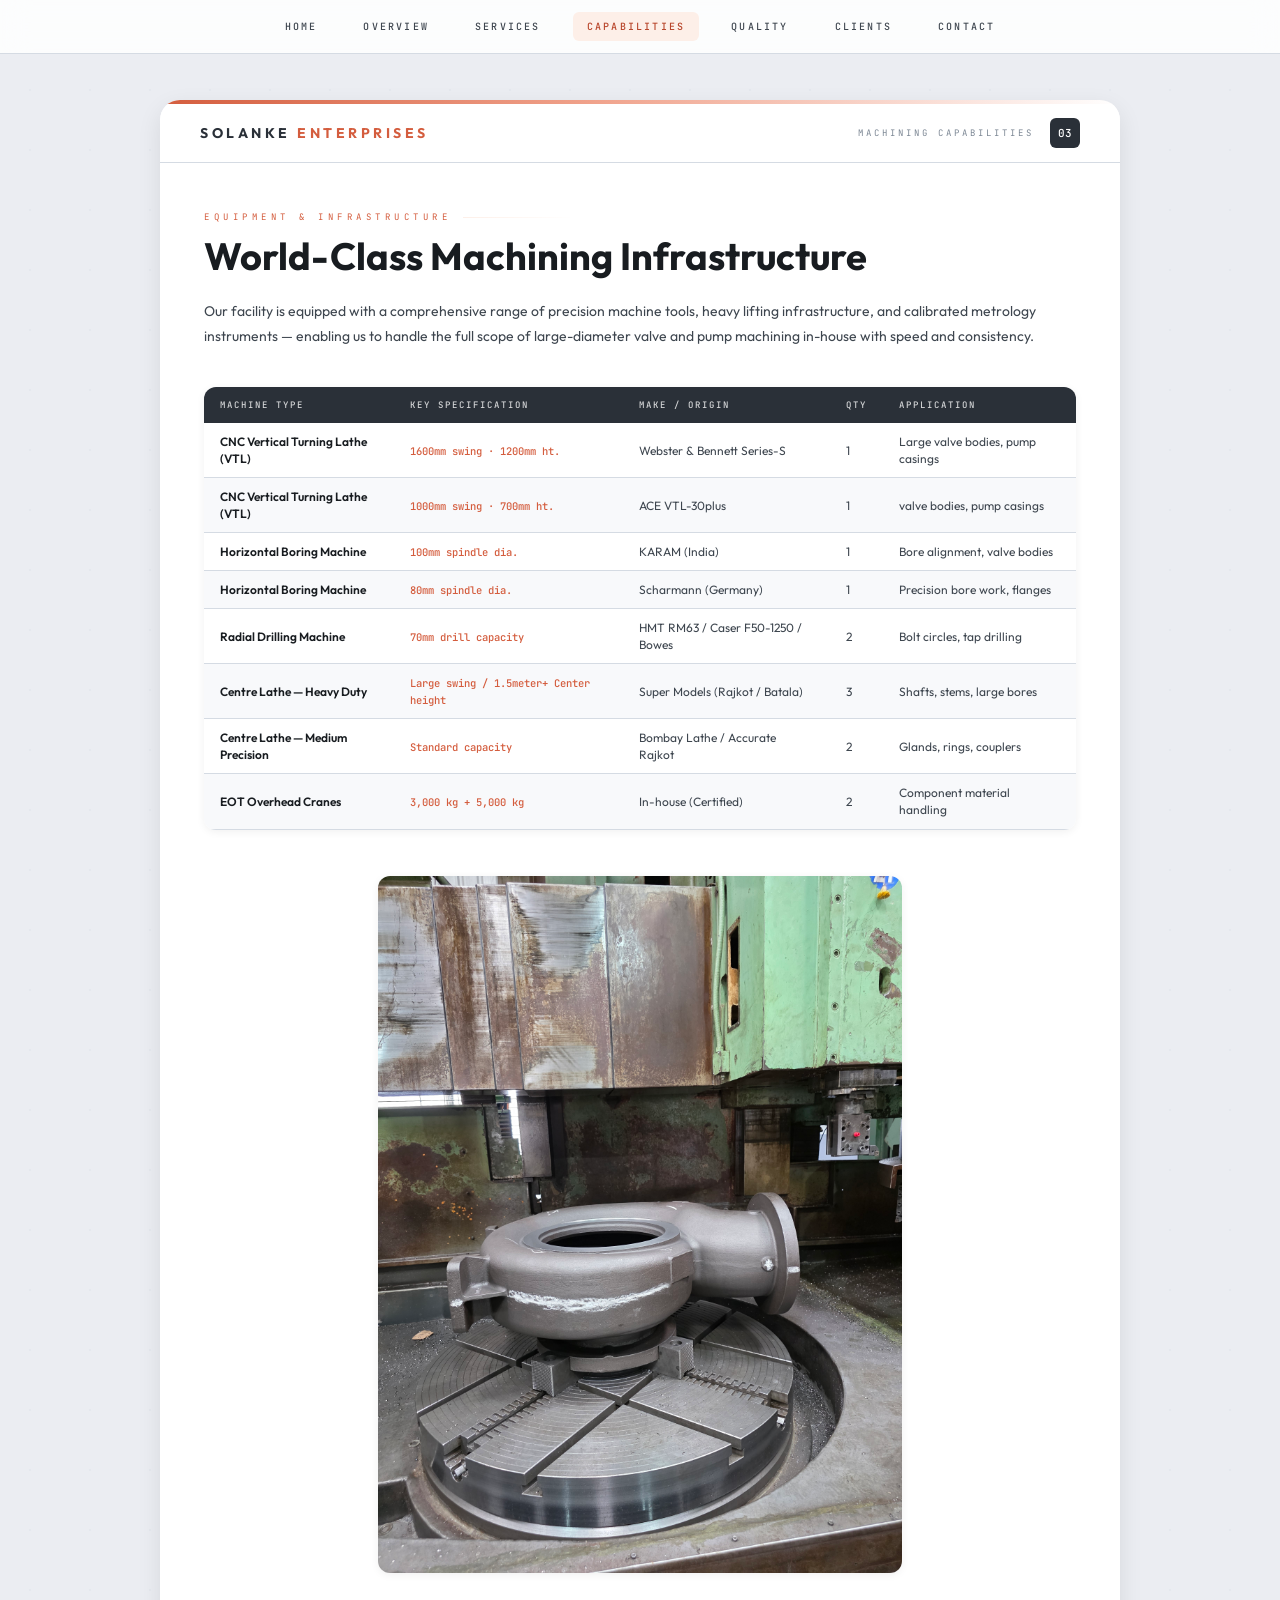
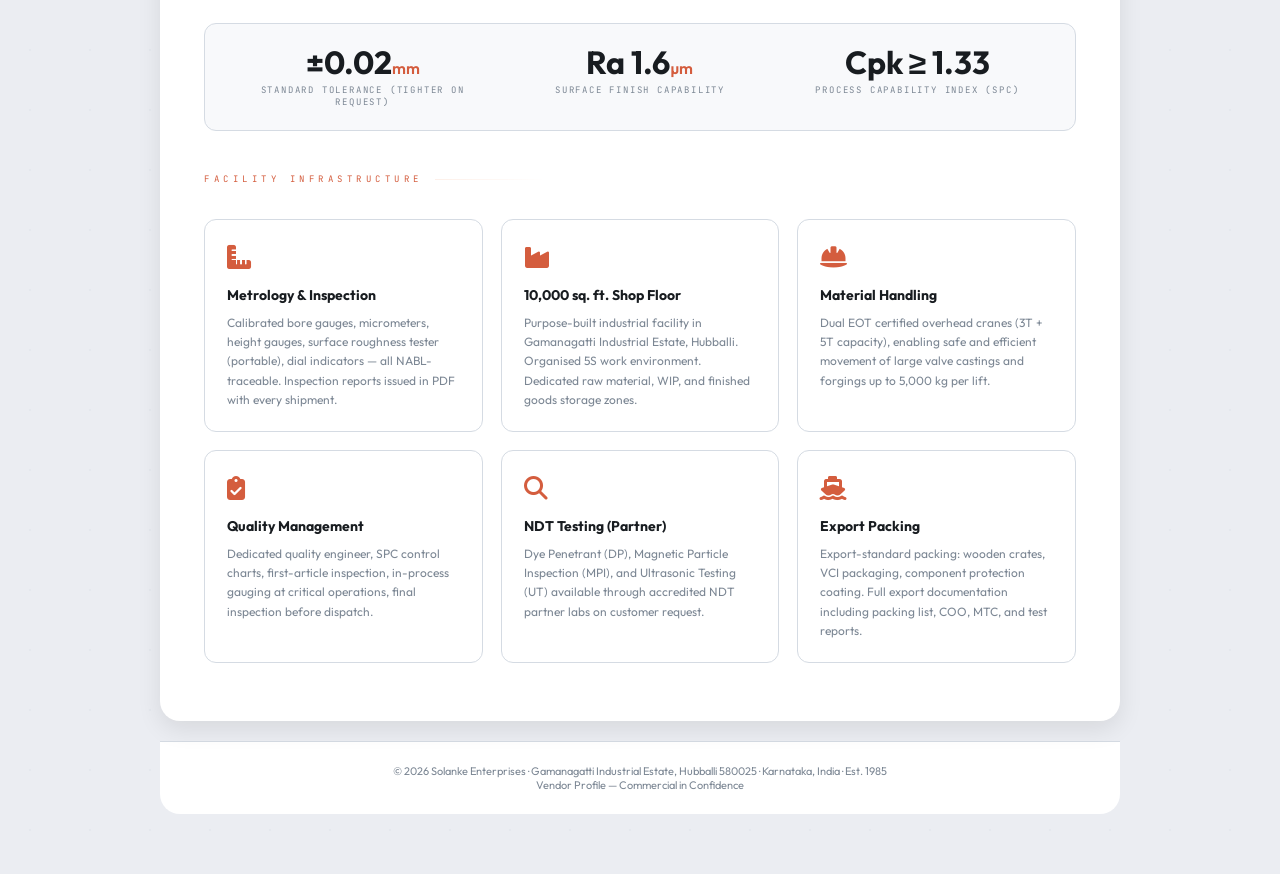
<file: capabilities.html>
<!DOCTYPE html>
<html lang="en">
<head>
<meta charset="UTF-8">
<meta name="viewport" content="width=device-width, initial-scale=1.0">
<title>Machining Capabilities | Solanke Enterprises – Precision Machining, ISO 9001:2015</title>
<meta name="description" content="Solanke Enterprises – ISO 9001:2015 certified large‑diameter precision machining partner for valve & pump OEMs in India. 1600mm VTL swing, SPC controlled, 98% on‑time delivery.">
<meta property="og:title" content="Machining Capabilities | Solanke Enterprises">
<meta property="og:description" content="India's trusted large‑diameter precision machining partner. ISO 9001:2015, 1600mm VTL, Cpk ≥ 1.33 SPC. Serving MNC valve OEMs since 1985.">
<meta property="og:image" content="https://solankeenterprises.github.io/Profile/og-image.png">
<meta property="og:url" content="https://solankeenterprises.github.io/Profile/">
<meta property="og:type" content="website">
<script type="application/ld+json">
{
  "@context": "https://schema.org",
  "@type": "Organization",
  "name": "Solanke Enterprises",
  "url": "https://solankeenterprises.github.io/Profile/",
  "description": "ISO 9001:2015 certified large‑diameter precision machining partner for valve & pump OEMs.",
  "address": {
    "@type": "PostalAddress",
    "streetAddress": "#W-60, Women's Park, 1st Stage, Gamanagatti Industrial Estate",
    "addressLocality": "Hubballi",
    "addressRegion": "Karnataka",
    "postalCode": "580025",
    "addressCountry": "IN"
  },
  "contactPoint": {
    "@type": "ContactPoint",
    "telephone": "+91-98440-41123",
    "contactType": "sales",
    "email": "solankeenterprises@gmail.com"
  }
}
</script>
<link rel="icon" type="image/png" href="favicon.png">
<link rel="preconnect" href="https://fonts.googleapis.com">
<link rel="preconnect" href="https://fonts.gstatic.com" crossorigin>
<link href="https://fonts.googleapis.com/css2?family=Cormorant+Garamond:ital,wght@0,400;0,600;0,700;1,400;1,600&family=Outfit:wght@300;400;500;600;700&family=JetBrains+Mono:wght@400;500&display=swap" rel="stylesheet">
<link rel="stylesheet" href="https://cdnjs.cloudflare.com/ajax/libs/font-awesome/6.4.0/css/all.min.css">
<link rel="stylesheet" href="styles.css">
</head>
<body>

<nav class="site-nav" aria-label="Main navigation">
  <a href="index.html" class="" aria-current="">Home</a>
  <a href="overview.html" class="" aria-current="">Overview</a>
  <a href="services.html" class="" aria-current="">Services</a>
  <a href="capabilities.html" class="active" aria-current="page">Capabilities</a>
  <a href="quality.html" class="" aria-current="">Quality</a>
  <a href="clients.html" class="" aria-current="">Clients</a>
  <a href="contact.html" class="" aria-current="">Contact</a>
</nav>


<div class="page">
  <div class="pg-top-rule"></div>
  <div class="pg-nav">
    <div class="pg-nav-logo">SOLANKE <span>ENTERPRISES</span></div>
    <div class="pg-nav-right">
      <div class="pg-section-name">Machining Capabilities</div>
      <div class="pg-num">03</div>
    </div>
  </div>
  <div class="pg-body">
    <div class="eyebrow">Equipment & Infrastructure</div>
    <div class="heading-xl">World-Class Machining Infrastructure</div>
    <p class="body-lg" style="margin-bottom:16px;">Our facility is equipped with a comprehensive range of precision machine tools, heavy lifting infrastructure, and calibrated metrology instruments — enabling us to handle the full scope of large-diameter valve and pump machining in-house with speed and consistency.</p>

    <table class="cap-table">
      <thead>
        <tr>
          <th>Machine Type</th>
          <th>Key Specification</th>
          <th>Make / Origin</th>
          <th>Qty</th>
          <th>Application</th>
        </tr>
      </thead>
      <tbody>
        
        <tr>
          <td>CNC Vertical Turning Lathe (VTL)</td>
          <td><span class="val">1600mm swing · 1200mm ht.</span></td>
          <td>Webster &amp; Bennett Series-S</td>
          <td>1</td>
          <td>Large valve bodies, pump casings</td>
        </tr>
        
        <tr>
          <td>CNC Vertical Turning Lathe (VTL)</td>
          <td><span class="val">1000mm swing · 700mm ht.</span></td>
          <td>ACE VTL-30plus</td>
          <td>1</td>
          <td>valve bodies, pump casings</td>
        </tr>
        
        <tr>
          <td>Horizontal Boring Machine</td>
          <td><span class="val">100mm spindle dia.</span></td>
          <td>KARAM (India)</td>
          <td>1</td>
          <td>Bore alignment, valve bodies</td>
        </tr>
        
        <tr>
          <td>Horizontal Boring Machine</td>
          <td><span class="val">80mm spindle dia.</span></td>
          <td>Scharmann (Germany)</td>
          <td>1</td>
          <td>Precision bore work, flanges</td>
        </tr>
        
        <tr>
          <td>Radial Drilling Machine</td>
          <td><span class="val">70mm drill capacity</span></td>
          <td>HMT RM63 / Caser F50-1250 / Bowes</td>
          <td>2</td>
          <td>Bolt circles, tap drilling</td>
        </tr>
        
        <tr>
          <td>Centre Lathe — Heavy Duty</td>
          <td><span class="val">Large swing / 1.5meter+ Center height</span></td>
          <td>Super Models (Rajkot / Batala)</td>
          <td>3</td>
          <td>Shafts, stems, large bores</td>
        </tr>
        
        <tr>
          <td>Centre Lathe — Medium Precision</td>
          <td><span class="val">Standard capacity</span></td>
          <td>Bombay Lathe / Accurate Rajkot</td>
          <td>2</td>
          <td>Glands, rings, couplers</td>
        </tr>
        
        <tr>
          <td>EOT Overhead Cranes</td>
          <td><span class="val">3,000 kg + 5,000 kg</span></td>
          <td>In-house (Certified)</td>
          <td>2</td>
          <td>Component material handling</td>
        </tr>
        
      </tbody>
    </table>

    <!-- Machine photo -->
    <div class="photo-inline">
      <img src="images/vtl-machine.jpg" alt="1600mm VTL at Solanke Enterprises" class="img-half">
    </div>

    <div class="kpi-bar">
      
      <div class="kpi-item">
        <div class="kpi-num">±0.02<span class="kpi-unit">mm</span></div>
        <div class="kpi-lbl">Standard Tolerance (tighter on request)</div>
      </div>
      
      <div class="kpi-item">
        <div class="kpi-num">Ra 1.6<span class="kpi-unit">µm</span></div>
        <div class="kpi-lbl">Surface Finish Capability</div>
      </div>
      
      <div class="kpi-item">
        <div class="kpi-num">Cpk ≥ 1.33</div>
        <div class="kpi-lbl">Process Capability Index (SPC)</div>
      </div>
      
    </div>

    <div class="spacer-sm"></div>
    <div class="eyebrow">Facility Infrastructure</div>
    <div class="infra-grid">
      
      <div class="infra-card">
        <div class="infra-icon"><i class="fas fa-ruler-combined"></i></div>
        <div class="infra-title">Metrology &amp; Inspection</div>
        <div class="infra-text">Calibrated bore gauges, micrometers, height gauges, surface roughness tester (portable), dial indicators — all NABL-traceable. Inspection reports issued in PDF with every shipment.</div>
      </div>
      
      <div class="infra-card">
        <div class="infra-icon"><i class="fas fa-industry"></i></div>
        <div class="infra-title">10,000 sq. ft. Shop Floor</div>
        <div class="infra-text">Purpose-built industrial facility in Gamanagatti Industrial Estate, Hubballi. Organised 5S work environment. Dedicated raw material, WIP, and finished goods storage zones.</div>
      </div>
      
      <div class="infra-card">
        <div class="infra-icon"><i class="fas fa-hard-hat"></i></div>
        <div class="infra-title">Material Handling</div>
        <div class="infra-text">Dual EOT certified overhead cranes (3T + 5T capacity), enabling safe and efficient movement of large valve castings and forgings up to 5,000 kg per lift.</div>
      </div>
      
      <div class="infra-card">
        <div class="infra-icon"><i class="fas fa-clipboard-check"></i></div>
        <div class="infra-title">Quality Management</div>
        <div class="infra-text">Dedicated quality engineer, SPC control charts, first-article inspection, in-process gauging at critical operations, final inspection before dispatch.</div>
      </div>
      
      <div class="infra-card">
        <div class="infra-icon"><i class="fas fa-search"></i></div>
        <div class="infra-title">NDT Testing (Partner)</div>
        <div class="infra-text">Dye Penetrant (DP), Magnetic Particle Inspection (MPI), and Ultrasonic Testing (UT) available through accredited NDT partner labs on customer request.</div>
      </div>
      
      <div class="infra-card">
        <div class="infra-icon"><i class="fas fa-ship"></i></div>
        <div class="infra-title">Export Packing</div>
        <div class="infra-text">Export-standard packing: wooden crates, VCI packaging, component protection coating. Full export documentation including packing list, COO, MTC, and test reports.</div>
      </div>
      
    </div>
  </div>
</div>

<footer class="site-footer">
  <div class="pg-footer-brand">© 2026 Solanke Enterprises · Gamanagatti Industrial Estate, Hubballi 580025 · Karnataka, India · Est. 1985</div>
  <div class="pg-footer-conf">Vendor Profile — Commercial in Confidence</div>
</footer>

</body>
</html>
</file>
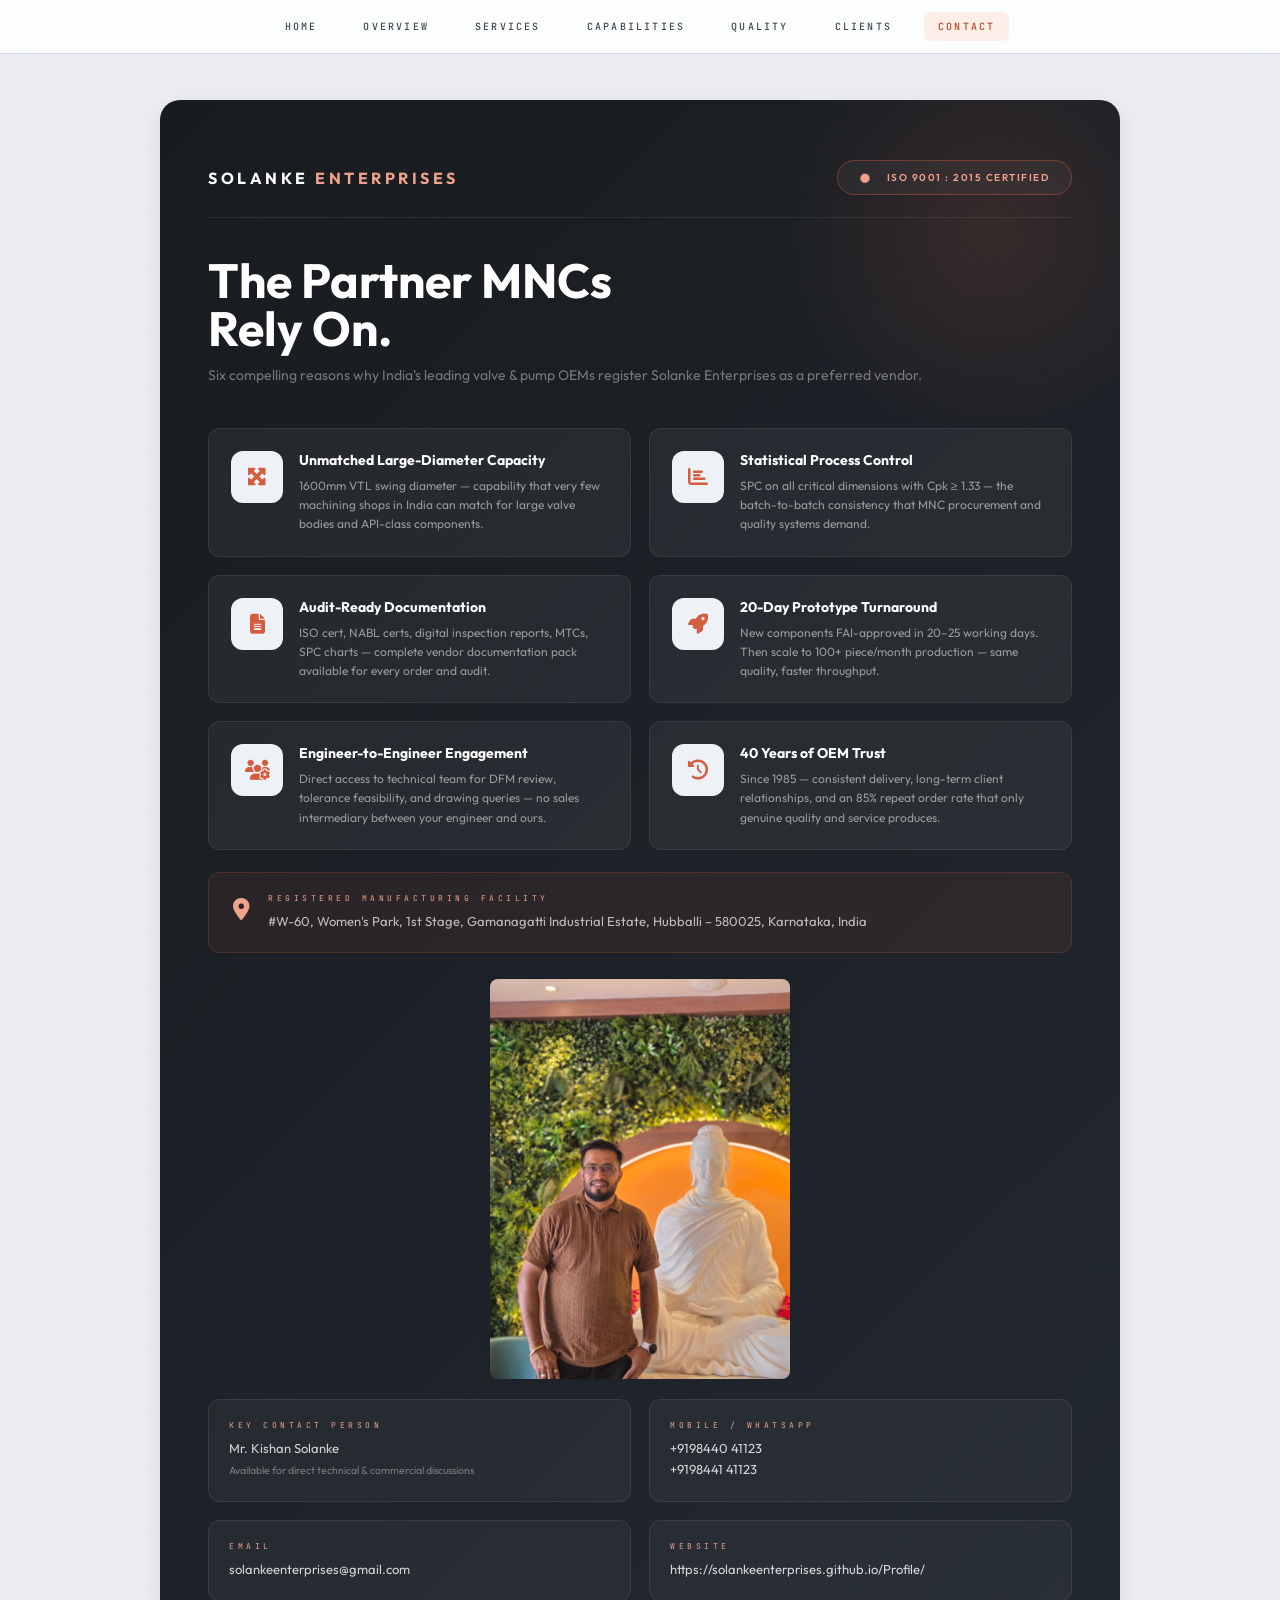
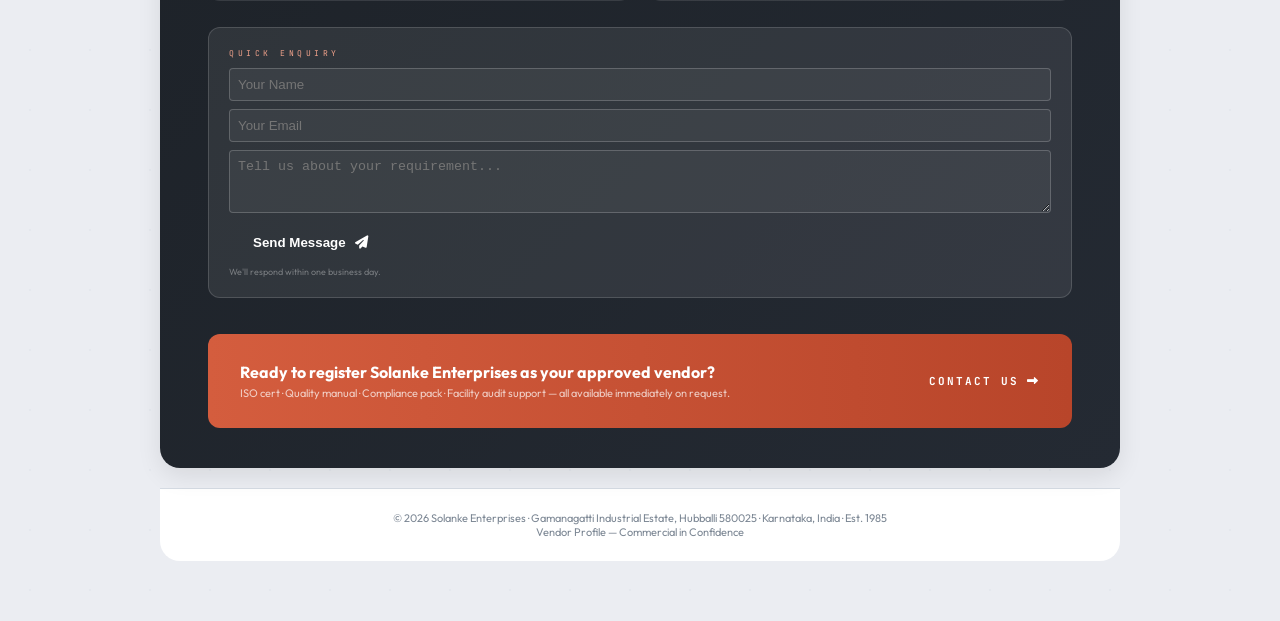
<file: contact.html>
<!DOCTYPE html>
<html lang="en">
<head>
<meta charset="UTF-8">
<meta name="viewport" content="width=device-width, initial-scale=1.0">
<title>Why Choose Us + Contact | Solanke Enterprises – Precision Machining, ISO 9001:2015</title>
<meta name="description" content="Solanke Enterprises – ISO 9001:2015 certified large‑diameter precision machining partner for valve & pump OEMs in India. 1600mm VTL swing, SPC controlled, 98% on‑time delivery.">
<meta property="og:title" content="Why Choose Us + Contact | Solanke Enterprises">
<meta property="og:description" content="India's trusted large‑diameter precision machining partner. ISO 9001:2015, 1600mm VTL, Cpk ≥ 1.33 SPC. Serving MNC valve OEMs since 1985.">
<meta property="og:image" content="https://solankeenterprises.github.io/Profile/og-image.png">
<meta property="og:url" content="https://solankeenterprises.github.io/Profile/">
<meta property="og:type" content="website">
<script type="application/ld+json">
{
  "@context": "https://schema.org",
  "@type": "Organization",
  "name": "Solanke Enterprises",
  "url": "https://solankeenterprises.github.io/Profile/",
  "description": "ISO 9001:2015 certified large‑diameter precision machining partner for valve & pump OEMs.",
  "address": {
    "@type": "PostalAddress",
    "streetAddress": "#W-60, Women's Park, 1st Stage, Gamanagatti Industrial Estate",
    "addressLocality": "Hubballi",
    "addressRegion": "Karnataka",
    "postalCode": "580025",
    "addressCountry": "IN"
  },
  "contactPoint": {
    "@type": "ContactPoint",
    "telephone": "+91-98440-41123",
    "contactType": "sales",
    "email": "solankeenterprises@gmail.com"
  }
}
</script>
<link rel="icon" type="image/png" href="favicon.png">
<link rel="preconnect" href="https://fonts.googleapis.com">
<link rel="preconnect" href="https://fonts.gstatic.com" crossorigin>
<link href="https://fonts.googleapis.com/css2?family=Cormorant+Garamond:ital,wght@0,400;0,600;0,700;1,400;1,600&family=Outfit:wght@300;400;500;600;700&family=JetBrains+Mono:wght@400;500&display=swap" rel="stylesheet">
<link rel="stylesheet" href="https://cdnjs.cloudflare.com/ajax/libs/font-awesome/6.4.0/css/all.min.css">
<link rel="stylesheet" href="styles.css">
</head>
<body>

<nav class="site-nav" aria-label="Main navigation">
  <a href="index.html" class="" aria-current="">Home</a>
  <a href="overview.html" class="" aria-current="">Overview</a>
  <a href="services.html" class="" aria-current="">Services</a>
  <a href="capabilities.html" class="" aria-current="">Capabilities</a>
  <a href="quality.html" class="" aria-current="">Quality</a>
  <a href="clients.html" class="" aria-current="">Clients</a>
  <a href="contact.html" class="active" aria-current="page">Contact</a>
</nav>


<div class="page back-cover">
  <div class="bc-geo"></div>
  <div class="bc-sidebar"></div>
  <div class="pg-top-rule" style="background:linear-gradient(90deg,var(--copper),var(--copper-lt),rgba(255,255,255,0.1));"></div>
  <div class="bc-inner">

    <div class="bc-nav">
      <div class="bc-logo">SOLANKE <span>ENTERPRISES</span></div>
      <div class="bc-iso-badge"><i class="fas fa-certificate"></i>&nbsp; ISO 9001 : 2015 Certified</div>
    </div>

    <div class="bc-headline">The Partner MNCs<br>Rely On.</div>
    <div class="bc-sub">Six compelling reasons why India's leading valve & pump OEMs register Solanke Enterprises as a preferred vendor.</div>

    <div class="why-grid">
      
      <div class="why-card" style="background:rgba(255,255,255,0.05);border-color:rgba(255,255,255,0.08);">
        <div class="why-icon-col"><i class="fas fa-expand-arrows-alt"></i></div>
        <div>
          <div class="why-card-title" style="color:var(--white);">Unmatched Large-Diameter Capacity</div>
          <div class="why-card-text" style="color:rgba(255,255,255,0.52);">1600mm VTL swing diameter — capability that very few machining shops in India can match for large valve bodies and API-class components.</div>
        </div>
      </div>
      
      <div class="why-card" style="background:rgba(255,255,255,0.05);border-color:rgba(255,255,255,0.08);">
        <div class="why-icon-col"><i class="fas fa-chart-bar"></i></div>
        <div>
          <div class="why-card-title" style="color:var(--white);">Statistical Process Control</div>
          <div class="why-card-text" style="color:rgba(255,255,255,0.52);">SPC on all critical dimensions with Cpk ≥ 1.33 — the batch-to-batch consistency that MNC procurement and quality systems demand.</div>
        </div>
      </div>
      
      <div class="why-card" style="background:rgba(255,255,255,0.05);border-color:rgba(255,255,255,0.08);">
        <div class="why-icon-col"><i class="fas fa-file-alt"></i></div>
        <div>
          <div class="why-card-title" style="color:var(--white);">Audit-Ready Documentation</div>
          <div class="why-card-text" style="color:rgba(255,255,255,0.52);">ISO cert, NABL certs, digital inspection reports, MTCs, SPC charts — complete vendor documentation pack available for every order and audit.</div>
        </div>
      </div>
      
      <div class="why-card" style="background:rgba(255,255,255,0.05);border-color:rgba(255,255,255,0.08);">
        <div class="why-icon-col"><i class="fas fa-rocket"></i></div>
        <div>
          <div class="why-card-title" style="color:var(--white);">20-Day Prototype Turnaround</div>
          <div class="why-card-text" style="color:rgba(255,255,255,0.52);">New components FAI-approved in 20–25 working days. Then scale to 100+ piece/month production — same quality, faster throughput.</div>
        </div>
      </div>
      
      <div class="why-card" style="background:rgba(255,255,255,0.05);border-color:rgba(255,255,255,0.08);">
        <div class="why-icon-col"><i class="fas fa-users-cog"></i></div>
        <div>
          <div class="why-card-title" style="color:var(--white);">Engineer-to-Engineer Engagement</div>
          <div class="why-card-text" style="color:rgba(255,255,255,0.52);">Direct access to technical team for DFM review, tolerance feasibility, and drawing queries — no sales intermediary between your engineer and ours.</div>
        </div>
      </div>
      
      <div class="why-card" style="background:rgba(255,255,255,0.05);border-color:rgba(255,255,255,0.08);">
        <div class="why-icon-col"><i class="fas fa-history"></i></div>
        <div>
          <div class="why-card-title" style="color:var(--white);">40 Years of OEM Trust</div>
          <div class="why-card-text" style="color:rgba(255,255,255,0.52);">Since 1985 — consistent delivery, long-term client relationships, and an 85% repeat order rate that only genuine quality and service produces.</div>
        </div>
      </div>
      
    </div>

    <div class="bc-address">
      <div class="bc-addr-icon"><i class="fas fa-map-marker-alt"></i></div>
      <div>
        <div class="bc-addr-label">Registered Manufacturing Facility</div>
        <div class="bc-addr-text">#W-60, Women&#39;s Park, 1st Stage, Gamanagatti Industrial Estate, Hubballi – 580025, Karnataka, India</div>
      </div>
    </div>

    <!-- Team photo -->
    <div style="margin-bottom:16px; text-align:center;">
      <img src="images/team.jpg" alt="Solanke Enterprises team" class="img-thumb" style="max-width:300px; border-radius:8px;">
    </div>

    <div class="bc-contact-grid">
      <div class="bc-ccard">
        <div class="bc-clabel">Key Contact Person</div>
        <div class="bc-cval">Mr. Kishan Solanke<br><span style="font-size:10.5px;color:rgba(255,255,255,0.38);">Available for direct technical &amp; commercial discussions</span></div>
      </div>
      <div class="bc-ccard">
        <div class="bc-clabel">Mobile / WhatsApp</div>
        <div class="bc-cval">
          
            <a href="https://wa.me/9198440411238440 41123?text=Hello%20Solanke%20Enterprises%2C%20I%20would%20like%20to%20inquire%20about..." target="_blank" rel="noopener" style="color: inherit; text-decoration: none;">+9198440 41123</a><br>
          
            <a href="https://wa.me/9198440411238441 41123?text=Hello%20Solanke%20Enterprises%2C%20I%20would%20like%20to%20inquire%20about..." target="_blank" rel="noopener" style="color: inherit; text-decoration: none;">+9198441 41123</a>
          
        </div>
      </div>
      <div class="bc-ccard">
        <div class="bc-clabel">Email</div>
        <div class="bc-cval"><a href="mailto:solankeenterprises@gmail.com?subject=Vendor%20Inquiry%20-%20Solanke%20Enterprises" style="color: inherit; text-decoration: none;">solankeenterprises@gmail.com</a></div>
      </div>
      <div class="bc-ccard">
        <div class="bc-clabel">Website</div>
        <div class="bc-cval">https://solankeenterprises.github.io/Profile/</div>
      </div>
    </div>

    <!-- Quick Enquiry Form -->
    <div class="bc-ccard" style="background: rgba(255,255,255,0.08); border-color: rgba(255,255,255,0.15); margin-top: 16px;">
      <div class="bc-clabel">Quick Enquiry</div>
      <form action="https://formspree.io/f/your-form-id" method="POST" style="margin-top: 10px;">
        <input type="text" name="name" placeholder="Your Name" required style="width: 100%; padding: 8px; margin-bottom: 8px; border: 1px solid rgba(255,255,255,0.2); background: rgba(255,255,255,0.05); color: white; border-radius: 4px;">
        <input type="email" name="email" placeholder="Your Email" required style="width: 100%; padding: 8px; margin-bottom: 8px; border: 1px solid rgba(255,255,255,0.2); background: rgba(255,255,255,0.05); color: white; border-radius: 4px;">
        <textarea name="message" rows="3" placeholder="Tell us about your requirement..." style="width: 100%; padding: 8px; margin-bottom: 8px; border: 1px solid rgba(255,255,255,0.2); background: rgba(255,255,255,0.05); color: white; border-radius: 4px;"></textarea>
        <button type="submit" style="background: var(--copper); color: var(--ink); border: none; padding: 10px 24px; font-weight: 600; border-radius: 4px; cursor: pointer;">Send Message <i class="fas fa-paper-plane" style="margin-left: 6px;"></i></button>
      </form>
      <p style="font-size: 9px; color: rgba(255,255,255,0.35); margin-top: 6px;">We'll respond within one business day.</p>
    </div>

    <div class="bc-cta">
      <div>
        <div class="bc-cta-text">Ready to register Solanke Enterprises as your approved vendor?</div>
        <div class="bc-cta-note">ISO cert · Quality manual · Compliance pack · Facility audit support — all available immediately on request.</div>
      </div>
      <a href="mailto:solankeenterprises@gmail.com?subject=Request%20Vendor%20Registration%20Pack" class="bc-cta-arrow" style="text-decoration: none;">Contact Us <i class="fas fa-long-arrow-alt-right"></i></a>
    </div>
  </div>
</div>

<footer class="site-footer">
  <div class="pg-footer-brand">© 2026 Solanke Enterprises · Gamanagatti Industrial Estate, Hubballi 580025 · Karnataka, India · Est. 1985</div>
  <div class="pg-footer-conf">Vendor Profile — Commercial in Confidence</div>
</footer>

</body>
</html>
</file>
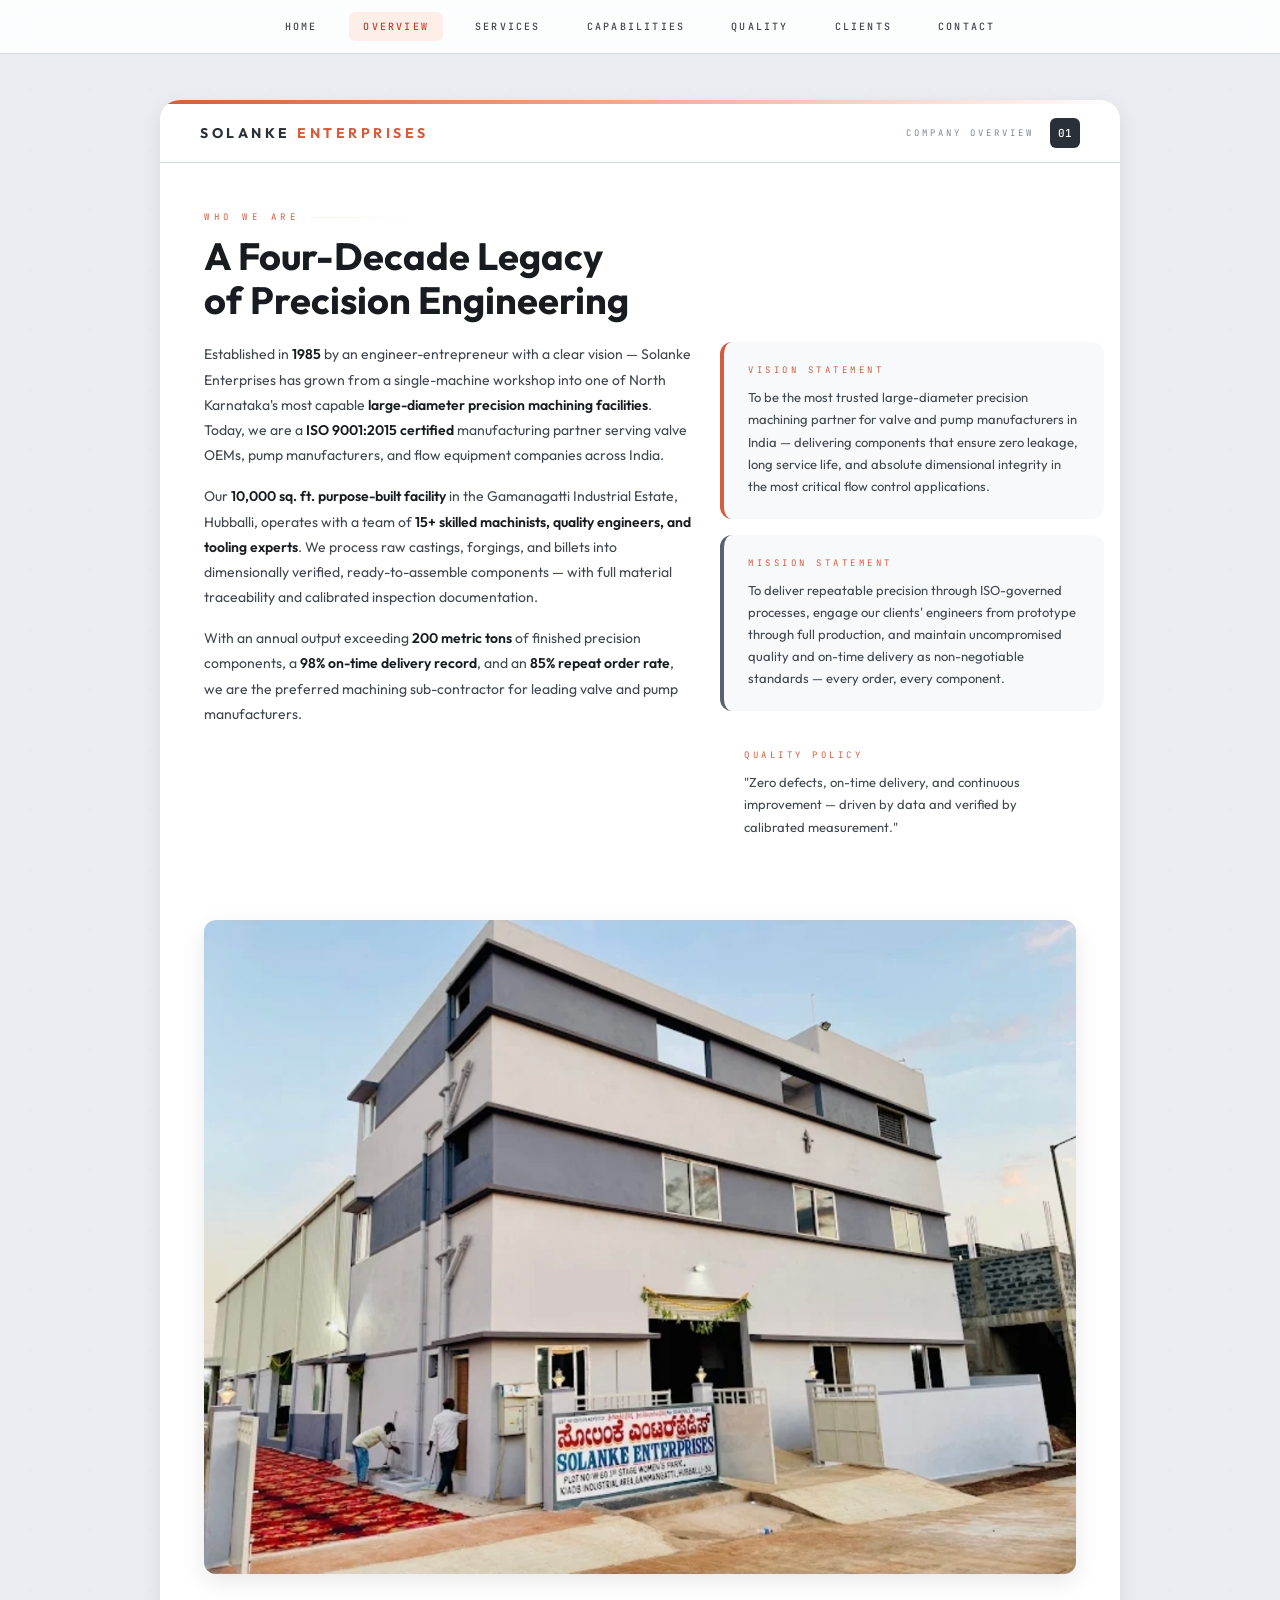
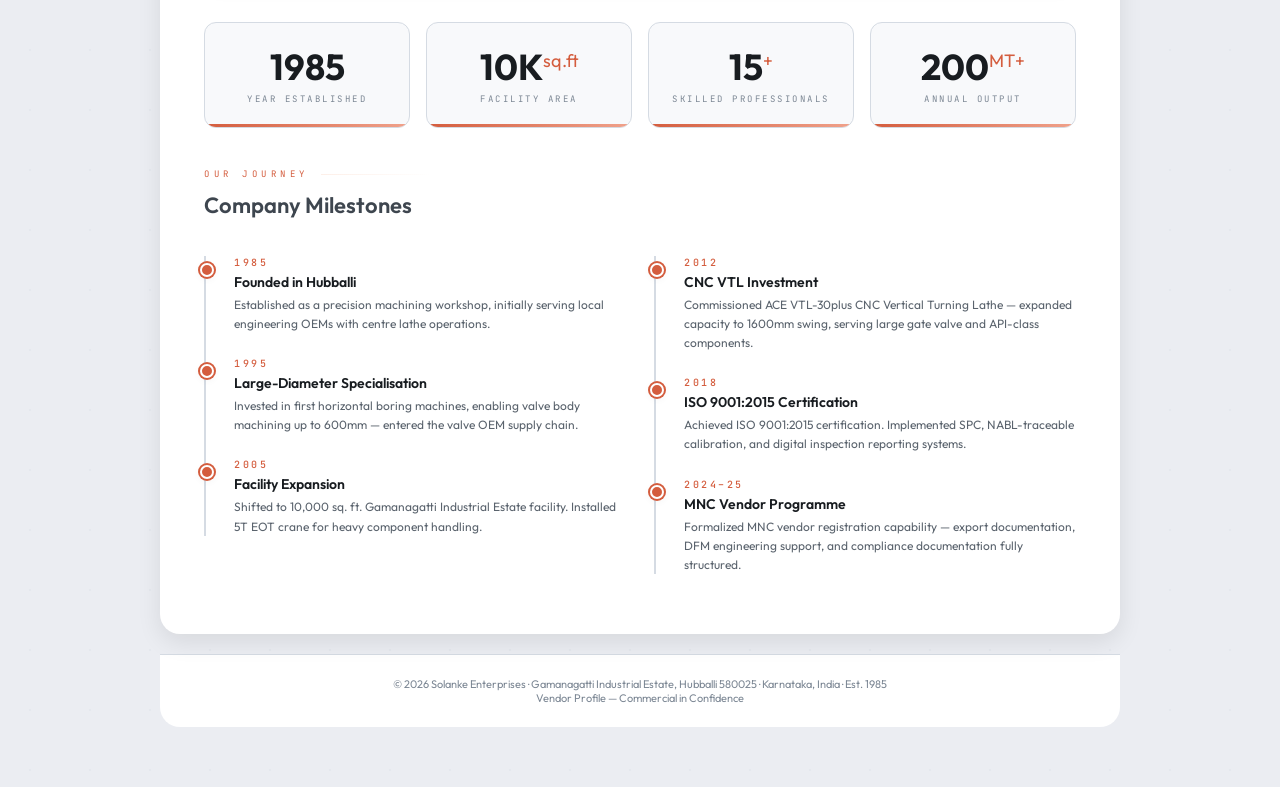
<file: overview.html>
<!DOCTYPE html>
<html lang="en">
<head>
<meta charset="UTF-8">
<meta name="viewport" content="width=device-width, initial-scale=1.0">
<title>Company Overview | Solanke Enterprises – Precision Machining, ISO 9001:2015</title>
<meta name="description" content="Solanke Enterprises – ISO 9001:2015 certified large‑diameter precision machining partner for valve & pump OEMs in India. 1600mm VTL swing, SPC controlled, 98% on‑time delivery.">
<meta property="og:title" content="Company Overview | Solanke Enterprises">
<meta property="og:description" content="India's trusted large‑diameter precision machining partner. ISO 9001:2015, 1600mm VTL, Cpk ≥ 1.33 SPC. Serving MNC valve OEMs since 1985.">
<meta property="og:image" content="https://solankeenterprises.github.io/Profile/og-image.png">
<meta property="og:url" content="https://solankeenterprises.github.io/Profile/">
<meta property="og:type" content="website">
<script type="application/ld+json">
{
  "@context": "https://schema.org",
  "@type": "Organization",
  "name": "Solanke Enterprises",
  "url": "https://solankeenterprises.github.io/Profile/",
  "description": "ISO 9001:2015 certified large‑diameter precision machining partner for valve & pump OEMs.",
  "address": {
    "@type": "PostalAddress",
    "streetAddress": "#W-60, Women's Park, 1st Stage, Gamanagatti Industrial Estate",
    "addressLocality": "Hubballi",
    "addressRegion": "Karnataka",
    "postalCode": "580025",
    "addressCountry": "IN"
  },
  "contactPoint": {
    "@type": "ContactPoint",
    "telephone": "+91-98440-41123",
    "contactType": "sales",
    "email": "solankeenterprises@gmail.com"
  }
}
</script>
<link rel="icon" type="image/png" href="favicon.png">
<link rel="preconnect" href="https://fonts.googleapis.com">
<link rel="preconnect" href="https://fonts.gstatic.com" crossorigin>
<link href="https://fonts.googleapis.com/css2?family=Cormorant+Garamond:ital,wght@0,400;0,600;0,700;1,400;1,600&family=Outfit:wght@300;400;500;600;700&family=JetBrains+Mono:wght@400;500&display=swap" rel="stylesheet">
<link rel="stylesheet" href="https://cdnjs.cloudflare.com/ajax/libs/font-awesome/6.4.0/css/all.min.css">
<link rel="stylesheet" href="styles.css">
</head>
<body>

<nav class="site-nav" aria-label="Main navigation">
  <a href="index.html" class="" aria-current="">Home</a>
  <a href="overview.html" class="active" aria-current="page">Overview</a>
  <a href="services.html" class="" aria-current="">Services</a>
  <a href="capabilities.html" class="" aria-current="">Capabilities</a>
  <a href="quality.html" class="" aria-current="">Quality</a>
  <a href="clients.html" class="" aria-current="">Clients</a>
  <a href="contact.html" class="" aria-current="">Contact</a>
</nav>


<div class="page">
  <div class="pg-top-rule"></div>
  <div class="pg-nav">
    <div class="pg-nav-logo">SOLANKE <span>ENTERPRISES</span></div>
    <div class="pg-nav-right">
      <div class="pg-section-name">Company Overview</div>
      <div class="pg-num">01</div>
    </div>
  </div>
  <div class="pg-body">
    <div class="eyebrow">Who We Are</div>
    <div class="heading-xl">A Four-Decade Legacy<br>of Precision Engineering</div>

    <div class="two-col">
      <div class="col-7">
        <p class="body-lg">Established in <strong>1985</strong> by an engineer-entrepreneur with a clear vision — Solanke Enterprises has grown from a single-machine workshop into one of North Karnataka's most capable <strong>large-diameter precision machining facilities</strong>. Today, we are a <strong>ISO 9001:2015 certified</strong> manufacturing partner serving valve OEMs, pump manufacturers, and flow equipment companies across India.</p>
        <p class="body-lg">Our <strong>10,000 sq. ft. purpose-built facility</strong> in the Gamanagatti Industrial Estate, Hubballi, operates with a team of <strong>15+ skilled machinists, quality engineers, and tooling experts</strong>. We process raw castings, forgings, and billets into dimensionally verified, ready-to-assemble components — with full material traceability and calibrated inspection documentation.</p>
        <p class="body-lg">With an annual output exceeding <strong>200 metric tons</strong> of finished precision components, a <strong>98% on-time delivery record</strong>, and an <strong>85% repeat order rate</strong>, we are the preferred machining sub-contractor for leading valve and pump manufacturers.</p>
      </div>
      <div class="col-6">
        <div class="vm-card v">
          <div class="vm-label">Vision Statement</div>
          <div class="vm-text">To be the most trusted large-diameter precision machining partner for valve and pump manufacturers in India — delivering components that ensure zero leakage, long service life, and absolute dimensional integrity in the most critical flow control applications.</div>
        </div>
        <div class="vm-card m">
          <div class="vm-label">Mission Statement</div>
          <div class="vm-text">To deliver repeatable precision through ISO-governed processes, engage our clients&#39; engineers from prototype through full production, and maintain uncompromised quality and on-time delivery as non-negotiable standards — every order, every component.</div>
        </div>
        <div class="vm-card" style="background:var(--cloud);border-left:3px solid var(--slate);">
          <div class="vm-label">Quality Policy</div>
          <div class="vm-text">&#34;Zero defects, on-time delivery, and continuous improvement — driven by data and verified by calibrated measurement.&#34;</div>
        </div>
      </div>
    </div>

    <!-- Facility image -->
    <div class="photo-banner" style="margin-top: 20px;">
      <img src="images/facility.jpg" alt="Solanke Enterprises facility in Hubballi" class="img-full">
    </div>

    <div class="stat-grid">
      
      <div class="stat-card">
        <div class="stat-num">1985</div>
        <div class="stat-lbl">Year Established</div>
      </div>
      
      <div class="stat-card">
        <div class="stat-num">10K<sup>sq.ft</sup></div>
        <div class="stat-lbl">Facility Area</div>
      </div>
      
      <div class="stat-card">
        <div class="stat-num">15<sup>+</sup></div>
        <div class="stat-lbl">Skilled Professionals</div>
      </div>
      
      <div class="stat-card">
        <div class="stat-num">200<sup>MT+</sup></div>
        <div class="stat-lbl">Annual Output</div>
      </div>
      
    </div>

    <div class="spacer-sm"></div>
    <div class="eyebrow">Our Journey</div>
    <div class="heading-md" style="margin-bottom:14px;">Company Milestones</div>

    <div class="two-col">
      <div class="col">
        <div class="timeline">
          
          <div class="tl-item">
            <div class="tl-dot"></div>
            <div class="tl-year">1985</div>
            <div class="tl-title">Founded in Hubballi</div>
            <div class="tl-desc">Established as a precision machining workshop, initially serving local engineering OEMs with centre lathe operations.</div>
          </div>
          
          <div class="tl-item">
            <div class="tl-dot"></div>
            <div class="tl-year">1995</div>
            <div class="tl-title">Large-Diameter Specialisation</div>
            <div class="tl-desc">Invested in first horizontal boring machines, enabling valve body machining up to 600mm — entered the valve OEM supply chain.</div>
          </div>
          
          <div class="tl-item">
            <div class="tl-dot"></div>
            <div class="tl-year">2005</div>
            <div class="tl-title">Facility Expansion</div>
            <div class="tl-desc">Shifted to 10,000 sq. ft. Gamanagatti Industrial Estate facility. Installed 5T EOT crane for heavy component handling.</div>
          </div>
          
        </div>
      </div>
      <div class="col">
        <div class="timeline">
          
          <div class="tl-item">
            <div class="tl-dot"></div>
            <div class="tl-year">2012</div>
            <div class="tl-title">CNC VTL Investment</div>
            <div class="tl-desc">Commissioned ACE VTL-30plus CNC Vertical Turning Lathe — expanded capacity to 1600mm swing, serving large gate valve and API-class components.</div>
          </div>
          
          <div class="tl-item">
            <div class="tl-dot"></div>
            <div class="tl-year">2018</div>
            <div class="tl-title">ISO 9001:2015 Certification</div>
            <div class="tl-desc">Achieved ISO 9001:2015 certification. Implemented SPC, NABL-traceable calibration, and digital inspection reporting systems.</div>
          </div>
          
          <div class="tl-item">
            <div class="tl-dot"></div>
            <div class="tl-year">2024–25</div>
            <div class="tl-title">MNC Vendor Programme</div>
            <div class="tl-desc">Formalized MNC vendor registration capability — export documentation, DFM engineering support, and compliance documentation fully structured.</div>
          </div>
          
        </div>
      </div>
    </div>
  </div>
</div>

<footer class="site-footer">
  <div class="pg-footer-brand">© 2026 Solanke Enterprises · Gamanagatti Industrial Estate, Hubballi 580025 · Karnataka, India · Est. 1985</div>
  <div class="pg-footer-conf">Vendor Profile — Commercial in Confidence</div>
</footer>

</body>
</html>
</file>
<file: styles.css>
/* ═══════════════════════════════════════════
   SOLANKE ENTERPRISES – LIGHT INDUSTRIAL THEME
   Crisp · Geometric · B2B
═══════════════════════════════════════════ */

/* ── Design Tokens ── */
:root {
  /* Core palette */
  --rust:          #d45d3e;
  --rust-deep:     #b8452a;
  --rust-light:    #f0a28b;
  --rust-pale:     #fdefe8;

  --gray-900:      #181c20;
  --gray-800:      #2a3038;
  --gray-700:      #3e464f;
  --gray-600:      #5a636d;
  --gray-500:      #7c8794;
  --gray-300:      #d5dbe3;
  --gray-200:      #eef1f5;
  --gray-100:      #f8f9fb;
  --white:         #ffffff;

  --text-primary:  var(--gray-900);
  --text-secondary: var(--gray-700);
  --text-muted:    var(--gray-500);
  --border:        var(--gray-300);
  --bg-page:       #ebedf2;

  /* Shadows */
  --shadow-xs:     0 1px 3px rgba(0,0,0,0.04);
  --shadow-sm:     0 2px 8px rgba(0,0,0,0.06);
  --shadow-md:     0 8px 24px rgba(0,0,0,0.09);
  --shadow-lg:     0 16px 40px rgba(0,0,0,0.12);
  --shadow-hover:  0 12px 32px rgba(0,0,0,0.14);

  /* Radii */
  --radius-sm:     6px;
  --radius:        12px;
  --radius-lg:     20px;

  /* Transitions */
  --ease:          0.26s cubic-bezier(.4,0,.2,1);
}

/* ── Reset & base ── */
*, *::before, *::after { margin:0; padding:0; box-sizing:border-box; }

html { scroll-behavior:smooth; -webkit-font-smoothing:antialiased; }

body {
  background: var(--bg-page);
  background-image:
    url("data:image/svg+xml,%3Csvg width='60' height='60' viewBox='0 0 60 60' xmlns='http://www.w3.org/2000/svg'%3E%3Cg fill='none' fill-rule='evenodd'%3E%3Cg fill='%23d5dbe3' fill-opacity='0.25'%3E%3Ccircle cx='30' cy='30' r='1.2'/%3E%3C/g%3E%3C/g%3E%3C/svg%3E");
  font-family: 'Outfit', -apple-system, sans-serif;
  display: flex;
  flex-direction: column;
  align-items: center;
  padding: 80px 0 60px;
  gap: 0;
  min-height: 100vh;
  color: var(--text-primary);
}

/* ═══ Page container ═══ */
.page {
  width: 100%;
  max-width: 960px;
  margin: 20px auto;
  background: var(--white);
  border-radius: var(--radius-lg);
  box-shadow: var(--shadow-md);
  position: relative;
  overflow: hidden;
  display: flex;
  flex-direction: column;
}

/* ═══ Fixed top navigation (light version) ═══ */
.site-nav {
  position: fixed;
  top: 0; left: 0; right: 0;
  z-index: 1000;
  display: flex;
  justify-content: center;
  gap: 18px;
  padding: 12px 20px;
  background: rgba(255,255,255,0.85);
  backdrop-filter: blur(14px);
  border-bottom: 1px solid var(--border);
  flex-wrap: nowrap;
}

.site-nav a {
  color: var(--gray-700);
  font-family: 'JetBrains Mono', monospace;
  font-size: 10px;
  font-weight: 500;
  letter-spacing: 2.2px;
  text-transform: uppercase;
  text-decoration: none;
  padding: 8px 14px;
  border-radius: var(--radius-sm);
  transition: background var(--ease), color var(--ease);
  white-space: nowrap;
}

.site-nav a:hover,
.site-nav a.active {
  background: var(--rust-pale);
  color: var(--rust-deep);
}

/* ═══════════════════════════════════════════
   COVER PAGE
═══════════════════════════════════════════ */
.cover {
  background: linear-gradient(135deg, #f4f6f9 0%, #e9ecf2 100%);
  min-height: auto;
}

.cv-geo { position:absolute; inset:0; pointer-events:none; overflow:hidden; }

.cv-geo-circle1 {
  position:absolute;
  width:600px; height:600px;
  border-radius:50%;
  top:-200px; right:-200px;
  background: radial-gradient(circle, rgba(212,93,62,0.08) 0%, transparent 60%);
}

.cv-geo-circle2 {
  position:absolute;
  width:400px; height:400px;
  border-radius:50%;
  bottom:-120px; left:-120px;
  background: radial-gradient(circle, rgba(212,93,62,0.06) 0%, transparent 60%);
}

.cv-geo-lines { display:none; }

.cv-sidebar { display:none; }

.cv-top-bar {
  position:absolute; top:0; left:0; right:0; height:4px;
  background: linear-gradient(90deg, var(--rust), var(--rust-light), transparent);
}

.cv-inner {
  position:relative; z-index:2;
  padding: 60px 60px 50px;
  display:flex; flex-direction:column;
  min-height: 55vh;
}

.cv-header-row {
  display:flex; justify-content:space-between; align-items:flex-start;
  flex-wrap:wrap; margin-bottom: 24px;
}

.cv-logo-block { display:flex; align-items:center; gap:14px; }

.cv-logo-hex {
  width: 60px; height: 60px;
  background: var(--rust-pale);
  border: 2px solid var(--rust-light);
  border-radius: var(--radius);
  display:flex; align-items:center; justify-content:center;
  color: var(--rust);
  font-size: 24px;
}

.cv-logo-name {
  font-size: 13px; font-weight: 600; letter-spacing: 4.5px;
  text-transform: uppercase; color: var(--gray-800);
}

.cv-logo-tagline {
  font-size: 9px; color: var(--gray-500); letter-spacing: 2.5px;
  margin-top: 4px; text-transform: uppercase;
}

.cv-doc-ref { text-align:right; }

.cv-doc-type {
  font-family: 'JetBrains Mono', monospace; font-size: 9px;
  letter-spacing: 3px; color: var(--gray-500); text-transform: uppercase;
  margin-bottom: 4px;
}

.cv-doc-year {
  font-family: 'JetBrains Mono', monospace; font-size: 11px;
  color: var(--rust); letter-spacing: 2px;
}

/* Hero */
.cv-hero { margin-top: 16px; }

.cv-overline { display:flex; align-items:center; gap:14px; margin-bottom: 24px; }
.cv-overline-line { width:56px; height:2px; background:var(--rust); border-radius:2px; }
.cv-overline-text {
  font-family:'JetBrains Mono', monospace; font-size:10px;
  letter-spacing:5px; text-transform:uppercase; color:var(--rust);
}

.cv-company-name {
  font-size: 84px; font-weight: 700;
  color: var(--gray-900); line-height: 0.87; letter-spacing: -2px;
  font-family: 'Outfit', sans-serif;   /* bold sans‑serif */
}

.cv-company-sub {
  font-size: 36px; font-weight: 400; font-style: italic;
  color: var(--gray-600); letter-spacing: 2px; margin-top: 8px;
  font-family: 'Cormorant Garamond', serif;
}

.cv-divider {
  width:100%; height:1px;
  background: linear-gradient(90deg, var(--rust) 0%, rgba(212,93,62,0.2) 50%, transparent);
  margin: 36px 0;
}

.cv-descriptor {
  font-size: 18px; font-weight: 600; color: var(--rust-deep);
  letter-spacing: 0.3px; margin-bottom: 10px;
}

.cv-pitch {
  font-size: 14px; font-weight: 300; color: var(--gray-700);
  line-height: 1.8; max-width: 540px;
}

.cv-badges { display:flex; gap:10px; margin-top:48px; flex-wrap:wrap; }

.cv-badge {
  display:inline-flex; align-items:center; gap:8px;
  padding: 10px 20px; border: 1px solid var(--rust-light);
  border-radius: var(--radius-sm);
  font-size: 10px; font-weight: 600; letter-spacing: 1.6px;
  text-transform: uppercase; color: var(--rust-deep);
  background: rgba(255,255,255,0.7);
  backdrop-filter: blur(6px);
  transition: background var(--ease), border-color var(--ease);
}

.cv-badge:hover { background: var(--rust-pale); border-color: var(--rust); }
.cv-badge i { color: var(--rust); font-size:10px; }

.cv-kpi-row {
  display:grid; grid-template-columns:repeat(4,1fr); gap:2px;
  background: var(--gray-200); border-radius: var(--radius); overflow:hidden;
  margin-top:48px;
}

.cv-kpi-item {
  background: var(--white); padding:22px 14px; text-align:center;
  transition: background var(--ease);
}

.cv-kpi-item:hover { background: var(--gray-100); }

.cv-kpi-num {
  font-size: 36px; font-weight: 700; color: var(--gray-900);
  font-family: 'Outfit', sans-serif; line-height:1;
}

.cv-kpi-unit { font-size: 16px; color: var(--rust); }

.cv-kpi-label {
  font-size: 9px; letter-spacing: 2.2px; text-transform: uppercase;
  color: var(--gray-500); margin-top: 6px;
  font-family: 'JetBrains Mono', monospace;
}

.cv-bottom { display:none; }

/* ═══════════════════════════════════════════
   INNER PAGES
═══════════════════════════════════════════ */
.pg-top-rule {
  height: 4px;
  background: linear-gradient(90deg, var(--rust) 0%, var(--rust-light) 45%, transparent);
}

.pg-nav {
  display:flex; justify-content:space-between; align-items:center;
  padding: 14px 40px; border-bottom: 1px solid var(--border);
  background: rgba(255,255,255,0.8); backdrop-filter: blur(10px);
  flex-shrink: 0;
}

.pg-nav-logo {
  font-size: 14px; font-weight: 700; letter-spacing: 3.5px;
  text-transform: uppercase; color: var(--gray-800);
}

.pg-nav-logo span { color: var(--rust); }

.pg-nav-right { display:flex; align-items:center; gap:16px; }

.pg-section-name {
  font-family:'JetBrains Mono', monospace; font-size:9px;
  letter-spacing:3px; text-transform:uppercase; color:var(--gray-500);
}

.pg-num {
  width:30px; height:30px; background:var(--gray-800); color:var(--white);
  display:flex; align-items:center; justify-content:center;
  font-family:'JetBrains Mono', monospace; font-size:11px; font-weight:500;
  border-radius: var(--radius-sm);
}

.pg-body {
  padding: 48px 44px 36px; flex:1; display:flex; flex-direction:column;
}

/* ═══ Typography ═══ */
.eyebrow {
  display:flex; align-items:center; gap:12px;
  font-family:'JetBrains Mono', monospace; font-size:9px;
  letter-spacing:4.5px; text-transform:uppercase; color:var(--rust);
  margin-bottom:12px;
}

.eyebrow::after {
  content:''; flex:1; max-width:110px; height:1px;
  background: linear-gradient(90deg, var(--rust-pale), transparent);
}

.heading-xl {
  font-size: 38px; font-weight: 700; color: var(--gray-900);
  line-height: 1.15; margin-bottom: 20px; font-family: 'Outfit', sans-serif;
}

.heading-lg {
  font-size: 30px; font-weight: 700; color: var(--gray-800);
  line-height: 1.2; margin-bottom: 18px; font-family: 'Outfit', sans-serif;
}

.heading-md {
  font-size: 22px; font-weight: 600; color: var(--gray-700);
  line-height: 1.25; margin-bottom: 16px; font-family: 'Outfit', sans-serif;
}

.body-lg {
  font-size: 14px; line-height: 1.8; color: var(--text-secondary); margin-bottom: 16px;
}

.body-lg strong { color: var(--gray-900); font-weight: 600; }

.body-sm { font-size: 12.5px; line-height: 1.7; color: var(--text-muted); }

/* Helpers */
.two-col { display:flex; gap:28px; }
.three-col { display:flex; gap:20px; }
.col { flex:1; }
.col-6 { flex:0 0 44%; }
.col-7 { flex:0 0 56%; }
.spacer-sm { height:16px; }
.spacer-md { height:26px; }
.spacer-lg { height:38px; }
.rule { height:1px; background:var(--border); margin:20px 0; }

/* ═══ Cards & Components ═══ */

/* Stat cards */
.stat-grid { display:grid; grid-template-columns:repeat(4,1fr); gap:16px; margin:24px 0; }

.stat-card {
  background: var(--gray-100); border-radius: var(--radius);
  padding: 26px 16px 22px; text-align: center;
  border: 1px solid var(--border); transition: transform var(--ease), box-shadow var(--ease);
  position: relative; overflow: hidden;
}

.stat-card::after {
  content:''; position:absolute; bottom:0; left:0; right:0; height:3px;
  background: linear-gradient(90deg, var(--rust), var(--rust-light));
}

.stat-card:hover { transform: translateY(-4px); box-shadow: var(--shadow-hover); }

.stat-num { font-size: 36px; font-weight: 700; color: var(--gray-900); font-family:'Outfit',sans-serif; line-height:1; }
.stat-num sup { font-size: 18px; font-weight: 400; color: var(--rust); vertical-align:super; }
.stat-lbl { font-size: 9px; letter-spacing: 2.5px; text-transform: uppercase; color: var(--gray-500); margin-top: 8px; font-family: 'JetBrains Mono', monospace; }

/* Vision / Mission */
.vm-card {
  border-radius: var(--radius); padding: 22px 24px; margin-bottom: 16px;
  background: var(--gray-100); border-left: 4px solid var(--rust);
}

.vm-card.m { border-left-color: var(--gray-600); }

.vm-label {
  font-family:'JetBrains Mono', monospace; font-size: 9px; letter-spacing: 3.5px;
  text-transform: uppercase; color: var(--rust); margin-bottom: 10px;
}

.vm-text { font-size: 13px; line-height: 1.7; color: var(--text-secondary); }

/* Timeline */
.timeline { position:relative; padding-left:28px; border-left:2px solid var(--border); margin:22px 0; }
.tl-item { position:relative; margin-bottom:24px; }

.tl-dot {
  position:absolute; left:-34px; top:7px;
  width:14px; height:14px; border-radius:50%;
  background: var(--rust); border:2px solid var(--white);
  box-shadow: 0 0 0 2px var(--rust), var(--shadow-sm);
}

.tl-year { font-family:'JetBrains Mono', monospace; font-size:10px; font-weight:500; color:var(--rust); letter-spacing:2.5px; margin-bottom:4px; }
.tl-title { font-size:14px; font-weight:600; color:var(--gray-900); margin-bottom:4px; }
.tl-desc { font-size:12px; color:var(--gray-600); line-height:1.6; }

/* Service cards */
.svc-grid { display:grid; grid-template-columns:1fr 1fr; gap:18px; margin:22px 0; }

.svc-card {
  border:1px solid var(--border); border-radius:var(--radius);
  padding: 26px 22px 22px; background: var(--white);
  transition: transform var(--ease), box-shadow var(--ease);
  position:relative; overflow:hidden;
}

.svc-card::before {
  content:''; position:absolute; top:0; left:0; right:0; height:3px;
  background: linear-gradient(90deg, var(--rust), var(--rust-light));
}

.svc-card:hover { transform: translateY(-4px); box-shadow: var(--shadow-md); }

.svc-icon-wrap {
  width:52px; height:52px; background:var(--gray-200);
  border-radius:var(--radius); display:flex; align-items:center; justify-content:center;
  margin-bottom:18px; color:var(--rust); font-size:20px;
}

.svc-title { font-size:15px; font-weight:700; color:var(--gray-900); margin-bottom:14px; }
.svc-list { list-style:none; padding:0; }

.svc-list li {
  font-size:12px; color:var(--gray-600); margin-bottom:6px;
  padding-left:18px; position:relative; line-height:1.5;
}

.svc-list li::before { content:'›'; position:absolute; left:0; color:var(--rust); font-weight:700; }

/* Industries chips */
.chip-wrap { display:flex; flex-wrap:wrap; gap:8px; margin:18px 0; }

.chip {
  padding:7px 18px; border:1px solid var(--border); border-radius:30px;
  font-size:10px; font-weight:600; letter-spacing:0.8px; text-transform:uppercase;
  color:var(--gray-700); background:var(--white);
}

.chip.accent { background:var(--gray-800); color:var(--white); border-color:var(--gray-800); }

/* Client grid */
.client-grid { display:grid; grid-template-columns:1fr 1fr; gap:12px; margin:22px 0; }

.client-row {
  display:flex; align-items:center; gap:14px;
  padding:16px 18px; background:var(--gray-100); border-radius:var(--radius-sm);
  border:1px solid var(--border); transition: box-shadow var(--ease);
}

.client-row:hover { box-shadow: var(--shadow-sm); }

.client-mark {
  width:44px; height:44px; background:var(--gray-800);
  border-radius:var(--radius-sm); display:flex; align-items:center; justify-content:center;
  color:var(--rust-light); font-size:15px; flex-shrink:0;
}

.client-name { font-size:13px; font-weight:600; color:var(--gray-900); }
.client-loc { font-size:11px; color:var(--text-muted); margin-top:2px; }

/* Tables */
.cap-table, .compliance-table {
  width:100%; border-collapse:collapse; margin:22px 0;
  font-size:12px; border-radius:var(--radius); overflow:hidden;
  box-shadow: var(--shadow-sm);
}

.cap-table thead tr, .compliance-table thead tr { background: var(--gray-800); }

.cap-table thead th, .compliance-table thead th {
  padding:12px 16px; text-align:left;
  font-family:'JetBrains Mono', monospace; font-size:9px; letter-spacing:2px;
  text-transform:uppercase; color:rgba(255,255,255,0.8); font-weight:500;
}

.compliance-table thead th { border-bottom:2px solid var(--rust); color:var(--rust-light); }

.cap-table tbody tr, .compliance-table tbody tr { border-bottom:1px solid var(--border); transition: background var(--ease); }
.cap-table tbody tr:nth-child(odd), .compliance-table tbody tr:nth-child(odd) { background: var(--white); }
.cap-table tbody tr:nth-child(even), .compliance-table tbody tr:nth-child(even) { background: var(--gray-100); }
.cap-table tbody tr:hover, .compliance-table tbody tr:hover { background: #f4f6fa; }

.cap-table tbody td, .compliance-table tbody td { padding:10px 16px; color:var(--text-secondary); line-height:1.42; }
.cap-table tbody td:first-child, .compliance-table tbody td:first-child { font-weight:600; color:var(--gray-900); }

.val { font-family:'JetBrains Mono', monospace; font-size:10.5px; color:var(--rust); font-weight:500; }

/* KPI strip */
.kpi-bar {
  display:grid; grid-template-columns:repeat(3,1fr); gap:14px;
  background:var(--gray-100); border-radius:var(--radius);
  padding:22px 26px; margin:26px 0; border:1px solid var(--border);
}

.kpi-item { text-align:center; }
.kpi-num { font-size:32px; font-weight:700; color:var(--gray-900); font-family:'Outfit',sans-serif; line-height:1; }
.kpi-unit { font-size:16px; color:var(--rust); font-weight:600; }
.kpi-lbl { font-size:9px; letter-spacing:1.8px; text-transform:uppercase; color:var(--gray-500); margin-top:6px; font-family:'JetBrains Mono', monospace; }

/* Quality banner */
.q-banner {
  background: var(--gray-800); border-radius:var(--radius-lg);
  padding:28px 32px; margin:22px 0; position:relative; overflow:hidden;
}

.q-banner::before {
  content:''; position:absolute; top:-70px; right:-70px;
  width:200px; height:200px; border-radius:50%;
  background: rgba(212,93,62,0.12);
}

.q-banner-head { display:flex; align-items:center; gap:14px; margin-bottom:24px; }
.q-banner-title { font-size:20px; font-weight:700; color:var(--white); font-family:'Outfit',sans-serif; }

.q-grid { display:grid; grid-template-columns:1fr 1fr 1fr; gap:12px; }

.q-item {
  display:flex; align-items:flex-start; gap:9px;
  font-size:11px; color:rgba(255,255,255,0.7); line-height:1.6;
}

.q-tick { color:var(--rust-light); font-size:11px; margin-top:2px; flex-shrink:0; }

/* Delivery */
.delivery-grid { display:grid; grid-template-columns:1fr 1fr 1fr; gap:16px; margin:22px 0; }

.del-card {
  border:1px solid var(--border); border-radius:var(--radius);
  padding:26px 16px; text-align:center; background:var(--white);
  transition: transform var(--ease), box-shadow var(--ease);
}

.del-card:hover { transform: translateY(-4px); box-shadow: var(--shadow-md); }

.del-icon { font-size:26px; color:var(--rust); margin-bottom:14px; }
.del-val { font-size:26px; font-weight:700; color:var(--gray-900); font-family:'Outfit',sans-serif; }
.del-sub { font-size:11px; color:var(--rust); font-weight:600; margin-bottom:6px; }
.del-desc { font-size:11px; color:var(--text-muted); line-height:1.5; margin-top:6px; }

/* Case Study */
.case-study {
  background: var(--rust-pale); border:1px solid rgba(212,93,62,0.2);
  border-radius:var(--radius-lg); padding:26px 30px; margin:22px 0;
}

.case-badge {
  display:inline-block; background:var(--rust); color:var(--white);
  font-family:'JetBrains Mono', monospace; font-size:8px; font-weight:500;
  letter-spacing:2.5px; padding:6px 16px; border-radius:30px;
  text-transform:uppercase; margin-bottom:14px;
}

.case-title { font-size:16px; font-weight:700; color:var(--gray-900); margin-bottom:18px; }
.case-cols { display:grid; grid-template-columns:1fr 1fr 1fr; gap:22px; }

.case-blk-label {
  font-family:'JetBrains Mono', monospace; font-size:8px; letter-spacing:2.5px;
  text-transform:uppercase; color:var(--rust); margin-bottom:7px;
}

.case-blk-text { font-size:12px; color:var(--text-primary); line-height:1.7; }

/* Infrastructure */
.infra-grid { display:grid; grid-template-columns:repeat(3,1fr); gap:18px; margin:22px 0; }

.infra-card {
  background:var(--white); border:1px solid var(--border);
  border-radius:var(--radius); padding:22px;
  transition: transform var(--ease), box-shadow var(--ease);
}

.infra-card:hover { transform: translateY(-4px); box-shadow: var(--shadow-md); }

.infra-icon { font-size:24px; color:var(--rust); margin-bottom:14px; }
.infra-title { font-size:14px; font-weight:700; color:var(--gray-900); margin-bottom:9px; }
.infra-text { font-size:12px; color:var(--text-muted); line-height:1.6; }

/* Process flow */
.process-flow { display:flex; align-items:center; gap:0; margin:24px 0; overflow-x:auto; padding-bottom:8px; }

.process-step {
  flex:1; min-width:130px; background:var(--white); border:1px solid var(--border);
  border-radius:var(--radius); padding:20px 14px; text-align:center;
  position:relative; transition: var(--ease);
}

.process-step:hover { background: var(--gray-100); box-shadow: var(--shadow-sm); }

.process-step + .process-step::before {
  content:'›'; position:absolute; left:-14px; top:50%;
  transform:translateY(-50%); color:var(--rust); font-size:22px; font-weight:700;
}

.ps-num { font-family:'JetBrains Mono', monospace; font-size:10px; color:var(--rust); letter-spacing:1.5px; margin-bottom:7px; }
.ps-title { font-size:12px; font-weight:700; color:var(--gray-900); margin-bottom:4px; }
.ps-desc { font-size:11px; color:var(--text-muted); line-height:1.4; }

/* Status badges */
.status-yes {
  display:inline-flex; align-items:center; gap:6px;
  font-size:10px; font-weight:600; color:#116932; background:#e0f3e6;
  padding:4px 14px; border-radius:20px;
}

.status-avail {
  display:inline-flex; align-items:center; gap:6px;
  font-size:10px; font-weight:600; color:#8a6d20; background:#faf3e0;
  padding:4px 14px; border-radius:20px;
}

/* Why-us cards */
.why-grid { display:grid; grid-template-columns:1fr 1fr; gap:18px; margin:22px 0; }

.why-card {
  border:1px solid var(--border); background:var(--white);
  border-radius:var(--radius); padding:22px; display:flex;
  gap:16px; color:var(--text-primary); transition: box-shadow var(--ease);
}

.why-card:hover { box-shadow: var(--shadow-md); }

.why-icon-col {
  width:52px; height:52px; background:var(--gray-200);
  border-radius:var(--radius); display:flex; align-items:center; justify-content:center;
  color:var(--rust); font-size:20px; flex-shrink:0;
}

.why-card-title { font-size:14px; font-weight:700; color:var(--gray-900); margin-bottom:7px; }
.why-card-text { font-size:12px; color:var(--text-muted); line-height:1.6; }

/* Performance */
.perf-grid { display:grid; grid-template-columns:repeat(3,1fr); gap:18px; margin:22px 0; }

.perf-card {
  background:var(--white); border:1px solid var(--border);
  border-radius:var(--radius); padding:26px 16px; text-align:center;
  transition: transform var(--ease), box-shadow var(--ease);
}

.perf-card:hover { transform: translateY(-4px); box-shadow: var(--shadow-md); }

.perf-num { font-size:34px; font-weight:700; color:var(--gray-900); font-family:'Outfit',sans-serif; line-height:1; }
.perf-unit { font-size:16px; color:var(--rust); }
.perf-lbl { font-size:10px; color:var(--text-muted); margin-top:6px; }
.perf-sub { font-size:9px; color:var(--rust); font-weight:600; margin-top:4px; }

/* ═══ Back cover (contact page) ═══ */
.back-cover {
  background: linear-gradient(135deg, var(--gray-900) 0%, #242a33 100%);
  min-height: auto; color: var(--white);
}

.bc-sidebar { display:none; }

.bc-inner { padding:56px 48px 40px; position:relative; z-index:1; }

.bc-geo { position:absolute; inset:0; overflow:hidden; pointer-events:none; z-index:0; }
.bc-geo::before {
  content:''; position:absolute; width:500px; height:500px; border-radius:50%;
  top:-120px; right:-120px;
  background: radial-gradient(circle, rgba(212,93,62,0.15) 0%, transparent 60%);
}

.bc-nav {
  display:flex; justify-content:space-between; align-items:center;
  padding-bottom:22px; border-bottom:1px solid rgba(255,255,255,0.08);
  margin-bottom:38px;
}

.bc-logo { font-size:16px; font-weight:700; letter-spacing:3.5px; text-transform:uppercase; color:var(--white); }
.bc-logo span { color:var(--rust-light); }

.bc-iso-badge {
  display:flex; align-items:center; gap:8px;
  border:1px solid rgba(212,93,62,0.4); padding:10px 22px;
  border-radius:30px; font-size:10px; font-weight:600;
  color:var(--rust-light); letter-spacing:1.5px; text-transform:uppercase;
  background:rgba(255,255,255,0.04);
}

.bc-headline { font-size:48px; font-weight:700; font-family:'Outfit',sans-serif; line-height:1; margin-bottom:14px; }
.bc-sub { font-size:14px; color:rgba(255,255,255,0.4); margin-bottom:44px; }

.bc-contact-grid { display:grid; grid-template-columns:1fr 1fr; gap:18px; margin-bottom:26px; }

.bc-ccard {
  background:rgba(255,255,255,0.04); border:1px solid rgba(255,255,255,0.08);
  border-radius:var(--radius); padding:20px;
  transition: background var(--ease), border-color var(--ease);
}

.bc-ccard:hover { background:rgba(255,255,255,0.08); border-color:rgba(255,255,255,0.16); }

.bc-clabel {
  font-family:'JetBrains Mono', monospace; font-size:8px; letter-spacing:3.5px;
  text-transform:uppercase; color:var(--rust-light); margin-bottom:8px;
}

.bc-cval { font-size:13px; color:rgba(255,255,255,0.8); line-height:1.65; }

.bc-address {
  background:rgba(212,93,62,0.08); border:1px solid rgba(212,93,62,0.2);
  border-radius:var(--radius); padding:20px 24px; margin-bottom:26px;
  display:flex; gap:18px;
}

.bc-addr-icon { color:var(--rust-light); font-size:22px; margin-top:2px; }

.bc-addr-label {
  font-family:'JetBrains Mono', monospace; font-size:8px; letter-spacing:3.5px;
  color:var(--rust-light); margin-bottom:7px; text-transform:uppercase;
}

.bc-addr-text { font-size:13px; color:rgba(255,255,255,0.7); line-height:1.7; }

.bc-cta {
  background: linear-gradient(90deg, var(--rust), var(--rust-deep));
  border-radius:var(--radius); padding:28px 32px;
  display:flex; justify-content:space-between; align-items:center;
  margin-top:36px; color:var(--white);
}

.bc-cta-text { font-size:16px; font-weight:700; }
.bc-cta-note { font-size:11px; color:rgba(255,255,255,0.7); margin-top:4px; }

.bc-cta-arrow {
  font-family:'JetBrains Mono', monospace; font-size:11px; font-weight:700;
  text-transform:uppercase; letter-spacing:2px; text-decoration:none;
  color:var(--white); display:flex; align-items:center; gap:8px;
}

/* ═══ Footer ═══ */
.site-footer {
  text-align:center; padding:22px; background:var(--white);
  border-top:1px solid var(--border); font-size:11px; color:var(--text-muted);
  width:100%; max-width:960px; margin:0 auto;
  border-radius:0 0 var(--radius-lg) var(--radius-lg);
}

/* ═══ Images ═══ */
.img-full { width:100%; height:auto; display:block; margin:24px 0; border-radius:var(--radius); box-shadow:var(--shadow-md); }
.img-half { max-width:60%; height:auto; display:block; margin:24px auto; border-radius:var(--radius); box-shadow:var(--shadow-sm); }
.img-thumb { max-width:300px; height:auto; display:block; margin:20px auto; border-radius:var(--radius); box-shadow:var(--shadow-sm); }

/* ═══ Responsive ═══ */
@media (max-width:768px) {
  body { padding: 68px 0 36px; }
  .page { max-width:100%; margin:12px 10px; border-radius:var(--radius); }
  .cv-inner, .bc-inner, .pg-body { padding: 30px 18px; }
  .cv-company-name { font-size:52px; }
  .cv-company-sub { font-size:24px; }
  .heading-xl { font-size:28px; }
  .heading-md { font-size:20px; }
  .bc-headline { font-size:36px; }
  .two-col, .why-grid, .svc-grid, .infra-grid, .bc-contact-grid, .case-cols,
  .client-grid, .kpi-bar, .delivery-grid, .perf-grid, .stat-grid, .q-grid {
    grid-template-columns:1fr !important; display:grid;
  }
  .col-7, .col-6, .col { flex:none; width:100%; }
  .site-nav { justify-content:flex-start; gap:6px; padding:10px 12px; overflow-x:auto; white-space:nowrap; }
  .site-nav a { font-size:9px; padding:7px 10px; }
  .process-flow { flex-wrap:wrap; }
  .process-step { flex:0 0 46%; margin-bottom:14px; }
  .process-step + .process-step::before { display:none; }
  .why-card { flex-direction:column; }
  .img-half { max-width:100%; }
  .cap-table, .compliance-table { display:block; overflow-x:auto; white-space:nowrap; }
}

@media (max-width:480px) {
  .cv-company-name { font-size:40px; }
  .cv-company-sub { font-size:18px; }
  .heading-xl { font-size:22px; }
  .bc-headline { font-size:28px; }
  .site-nav a { font-size:8px; padding:5px 7px; }
  .cv-badges { flex-direction:column; gap:8px; }
  .cv-badge { width:100%; justify-content:center; }
}

/* ── PRINT ── */
@media print {
  body { background:white; padding:0; }
  .page { max-width:210mm; margin:0; box-shadow:none; border-radius:0; }
  .site-nav, .site-footer { display:none; }
  * { -webkit-print-color-adjust:exact !important; print-color-adjust:exact !important; }
}
</file>
